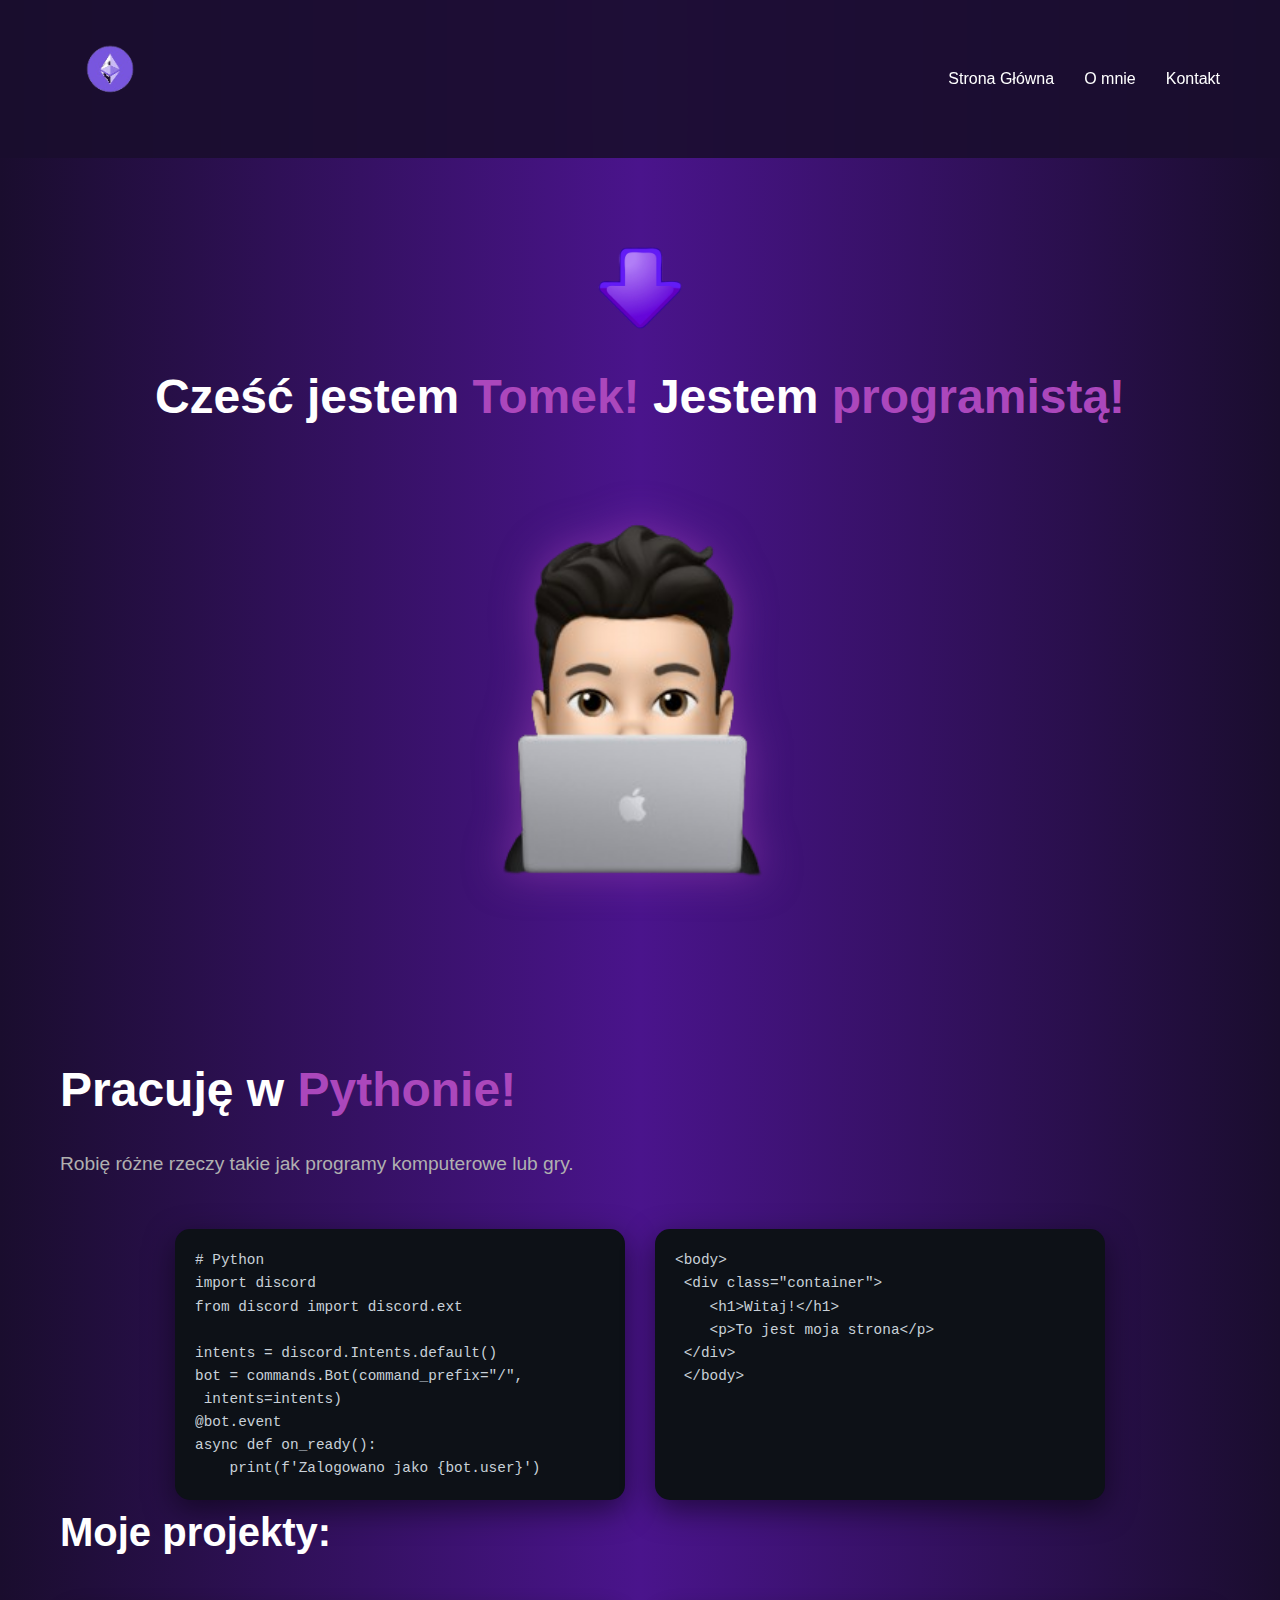
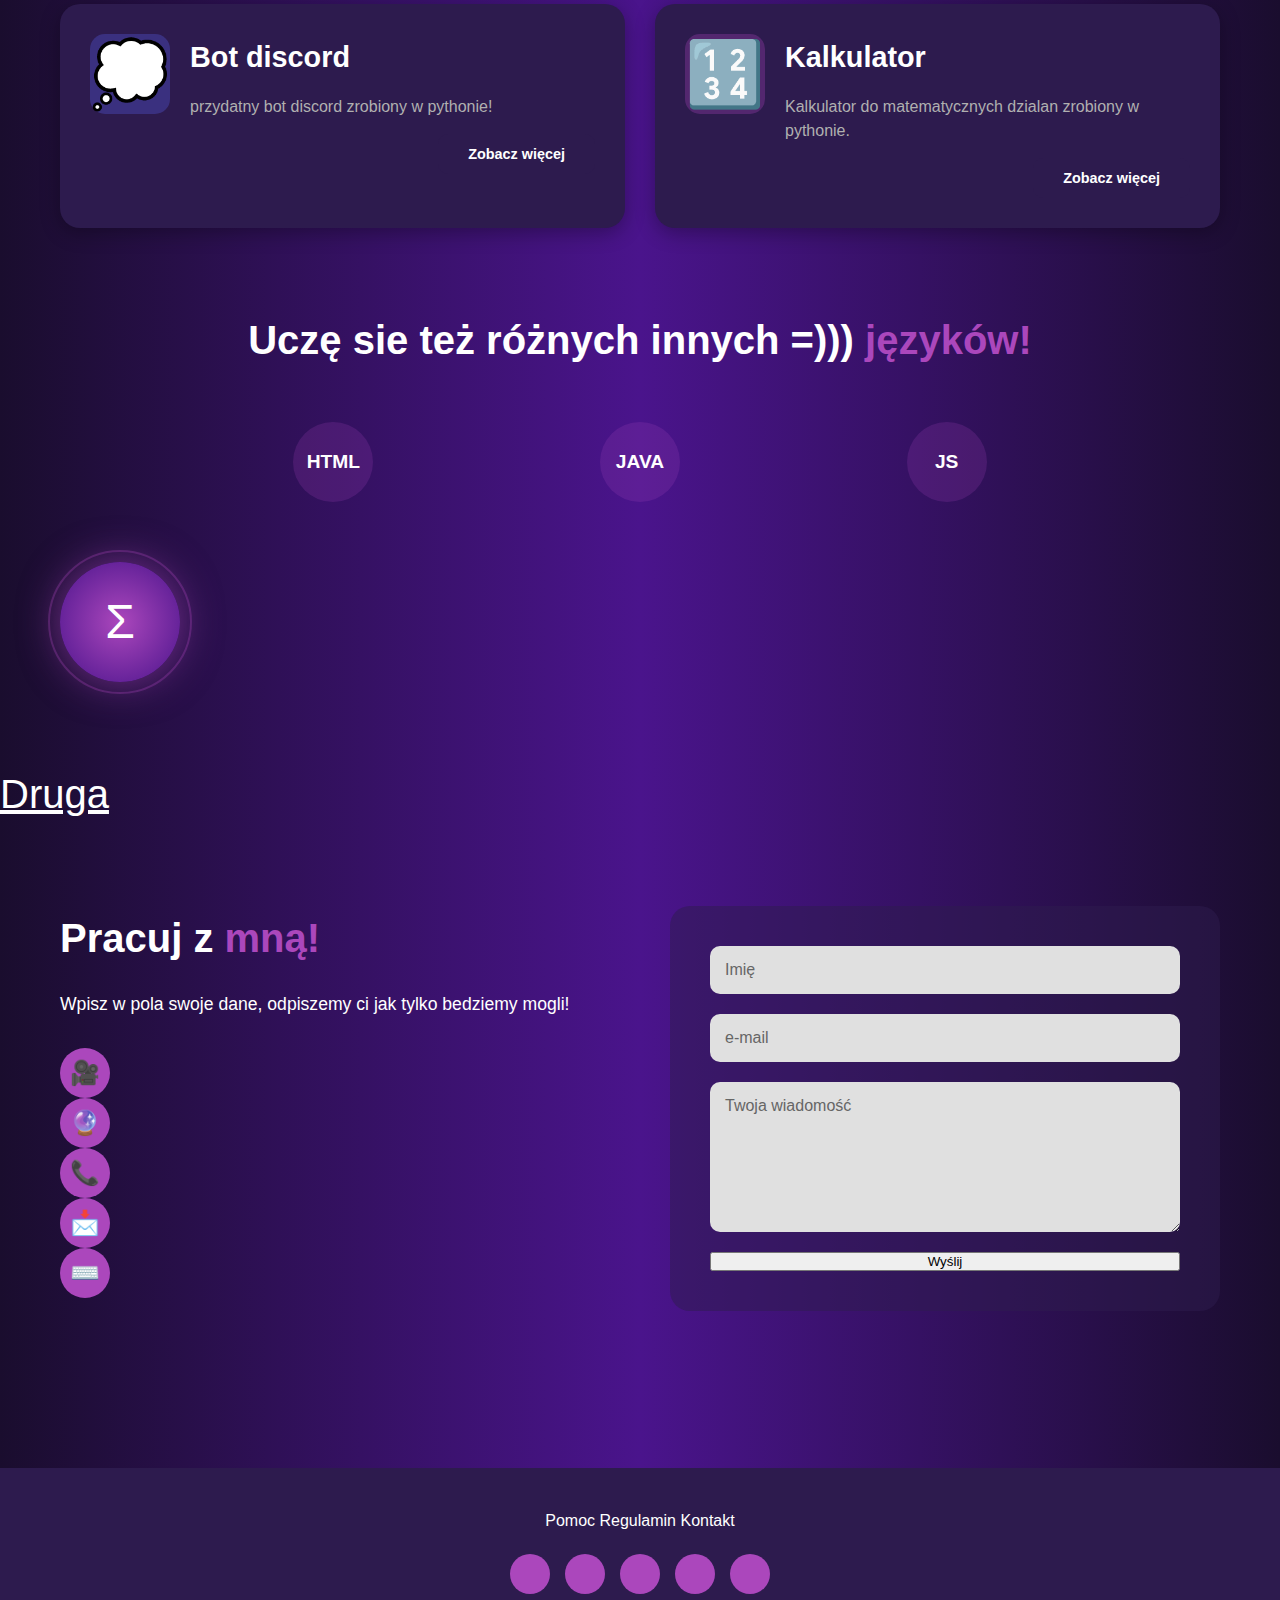
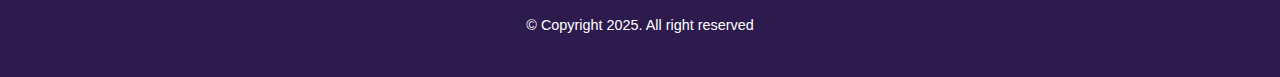
<file: index.html>
<!DOCTYPE html>
<html lang="en">
<head>
    <meta charset="UTF-8">
    <meta name="viewport" content="width=device-width, initial-scale=1.0">
    <link rel="stylesheet" href="style.css">
    <title>Tomek - Portfolio</title>
</head>
<body>
    <header class="header">
        <div class="container">
            <div class="logo"><img src="logo.png" width="100px"></div>
            <nav class="nav">
                <a href="#home" class="nav-link">Strona Główna</a>
                <a hreaf="#about" class="nav-link">O mnie</a>
                <a hreaf="#contact" class="nav-link">Kontakt</a>
            </nav>
        </div>
    </header>

    <section id="home" class="hero">
        <div class="hero-content">
            <div class="hero-text">
                <div class="arrow-down"><img src="arrow.png" width="100"></div>
                <h1 class="hero-title">Cześć jestem <span class="highlight">Tomek!</span> Jestem <span class="highlight">programistą!</span></h1>
            </div>
            <div class="hero-emoji">
                <div class="emoji-wrapper">
                    <span class="emoji"><img src="obrazek.png" width="300px"></span>
                </div>
                </div>
            </div>
        </div>
    </section>

    <section>
        <div class="container">
            <h2 class="section-title">Pracuję w <span class="highlight">Pythonie!</span></h2>
            <p class="section-description">Robię różne rzeczy takie jak programy komputerowe lub gry.</p>
            
            <div class="code-examples">
                <div class="code-snippet">
                    <pre><code># Python
import discord
from discord import discord.ext

intents = discord.Intents.default()
bot = commands.Bot(command_prefix="/",
 intents=intents)
@bot.event
async def on_ready():
    print(f'Zalogowano jako {bot.user}')
</code></pre>
                </div>
                <div class="code-snippet">
                    <pre><code>&lt;body&gt;
 &lt;div class="container"&gt;
    &lt;h1&gt;Witaj!&lt;/h1&gt;
    &lt;p&gt;To jest moja strona&lt;/p&gt;
 &lt;/div&gt;
 &lt;/body&gt;</code></pre>
                </div>
            </div>
        </div>
    </section>
    <section id="about" class="projects=section">
        <div class="container">
            <h2 class="section-title-left">Moje projekty:</h2>
            <div class="projects-grid">
                <div class="project-card">
                    <div class="project-icon discord-icon">💭</div>
                    <div class="project-content">
                        <h3 class="project-title">Bot discord</h3>
                        <p class="project-description">przydatny bot discord zrobiony w pythonie!</p>
                        <button class="learn-more-btn">Zobacz więcej</button>
                    </div>
                </div>
                <div class="project-card">
                    <div class="project-icon calcurator-icon">🔢</div>
                    <div class="project-content">
                        <h3 class="project-title">Kalkulator</h3>
                        <p class="project-description">Kalkulator do matematycznych dzialan zrobiony w pythonie.</p>
                        <button class="learn-more-btn">Zobacz więcej</button>
            </div>
        </div>
    </section>

    <section class="languages-section">
        <div class="container">
            <h2 class="section-title-center">
                Uczę sie też różnych innych =))) <span class="highlight-purple">języków!</span>
            </h2>
            <div class="languages-grid">
                <div class="languages-icon">HTML</div>
                <div class="languages-icon">JAVA</div>
                <div class="languages-icon">JS</div>
            </div>
            <div class="Central-symbol">
                <div class="symbol-circle">Σ</div>
            </div>
        </div>
    </section>
    <a class="druga" href="druga.html">Druga</a>

    <section class="contact-section">
        <div class="container">
            <div class="contact-wrapper">
                <div class="contact-info">
                    <h2 class="contact-title">Pracuj z <span class="highlight">mną!</span></h2>
                    <p class="contact-description">Wpisz w pola swoje dane, odpiszemy ci jak tylko bedziemy mogli!</p>
                    <div class="social-icons">
                        <a href="#" class="social-icon">🎥</a>
                        <a href="#" class="social-icon">🔮</a>
                        <a href="#" class="social-icon">📞</a>
                        <a href="#" class="social-icon">📩</a>
                        <a href="#" class="social-icon">⌨️</a>
                    </div>
                </div>
                <div class="contact-form-wrapper">
                    <form class="contact-form">
                        <input type="text" placeholder="Imię" class="form-input" required>
                        <input type="email" placeholder="e-mail" class="form-input" required>
                        <textarea placeholder="Twoja wiadomość" class="form-textarea" rows="5" required></textarea>
                        <button type="submit" class="submit-btn">Wyślij</button>
                    </form>
                </div>
            </div>
        </div>
    </section>

    <footer class="footer">
        <div class="container">
            <div class="footer-content">
                <div class="footer-center">
                    <div class="footer-links">
                        <a href="#" class="footer-link">Pomoc</a>
                        <a href="#" class="footer-link">Regulamin</a>
                        <a href="#" class="footer-link">Kontakt</a>
                    </div>
                    <div class="footer-icons">
                        <span class="footer-icon"></span>
                        <span class="footer-icon"></span>
                        <span class="footer-icon"></span>
                        <span class="footer-icon"></span>
                        <span class="footer-icon"></span>
                    </div>
                    <div class="copyright">© Copyright 2025. All right reserved</div>
                </div>
            </div>
        </div>
    </footer>
</body>
</html>
</file>
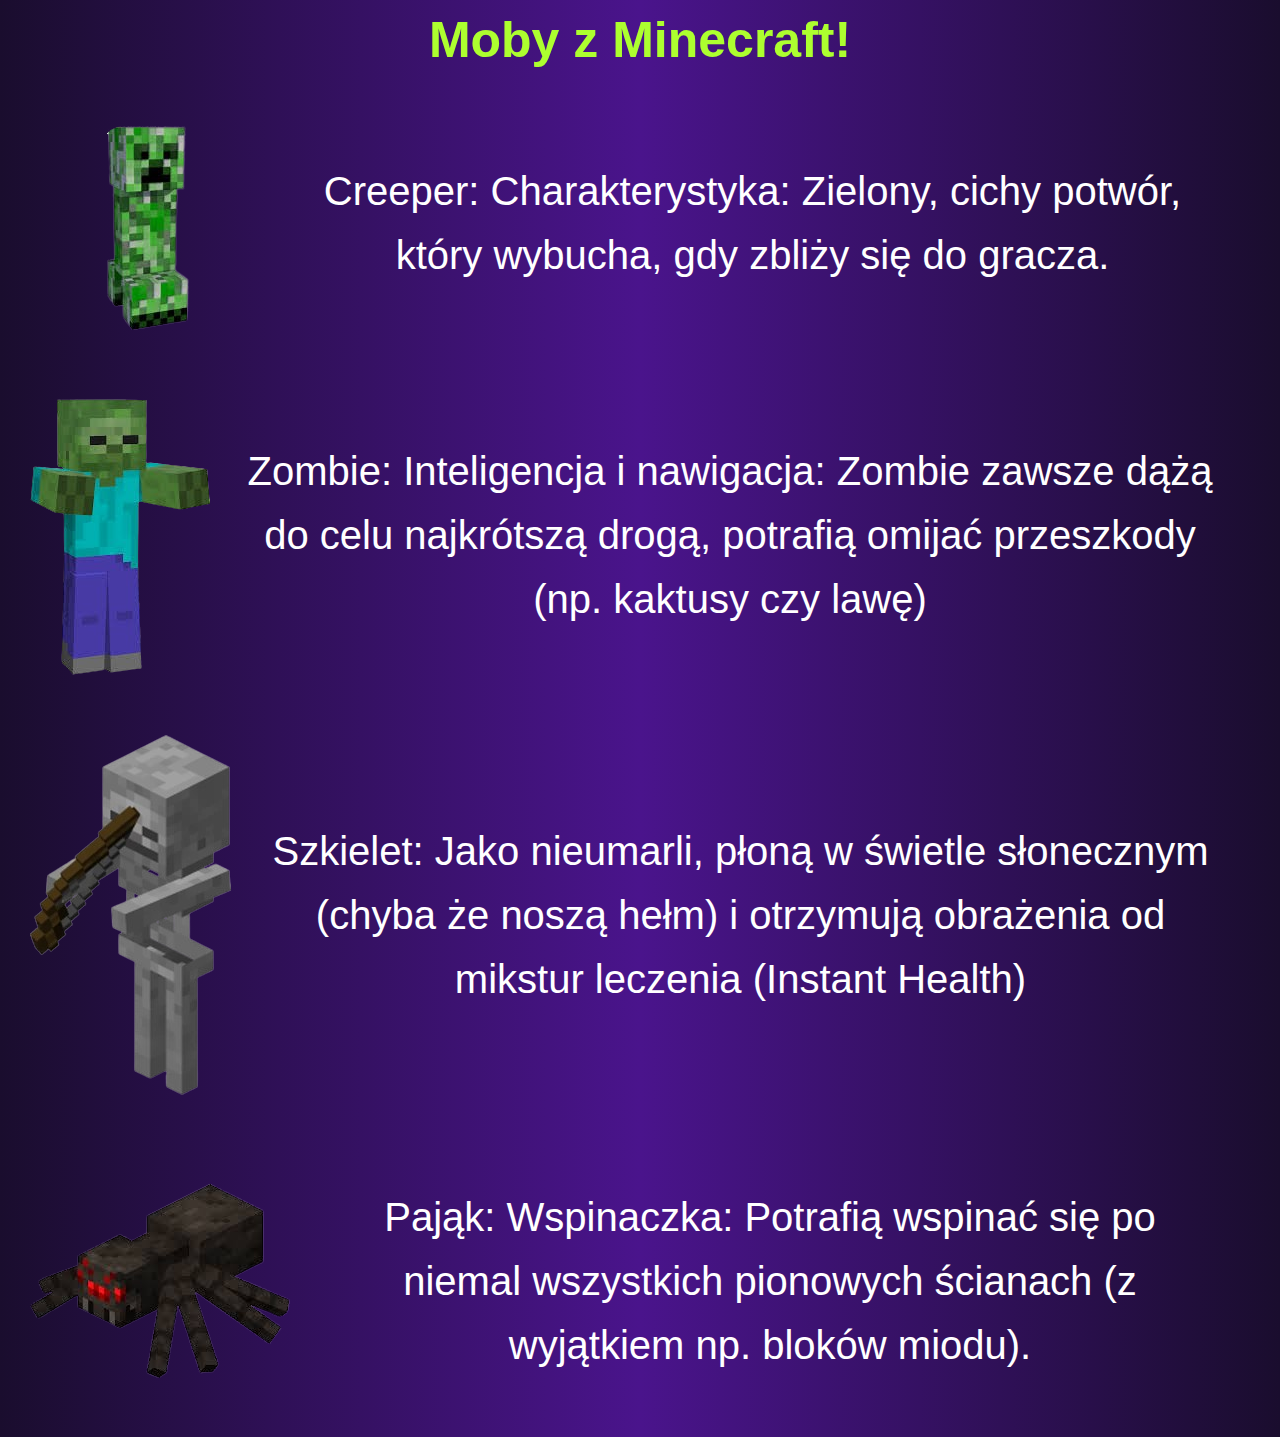
<file: druga.html>
<!DOCTYPE html>
<html lang="en">
<head>
    <meta charset="UTF-8">
    <meta name="viewport" content="width=device-width, initial-scale=1.0">
    <link rel="stylesheet" href="style.css">
    <title>Document</title>
</head>
<body>
    <h1 class="naglowek">Moby z Minecraft!</h1>
    <div class="zdjecie">
    <img src="creeper.png" alt="creeper">
    <p class="tekst">Creeper: Charakterystyka: Zielony, cichy potwór, który wybucha, gdy zbliży się do gracza.</p>
    </div>

    <div class="zdjecie">
        <img src="zombie.png" alt="zombie">
        <p class="tekst">Zombie: Inteligencja i nawigacja: Zombie zawsze dążą do celu najkrótszą drogą, potrafią omijać przeszkody (np. kaktusy czy lawę)</p>
    </div>
    <div class="zdjecie">
        <img src="szkielet.png" alt="szkielet">
        <p class="tekst">Szkielet: Jako nieumarli, płoną w świetle słonecznym (chyba że noszą hełm) i otrzymują obrażenia od mikstur leczenia (Instant Health)</p>
    </div>
    <div class="zdjecie">
        <img src="pajak.jpg" alt="pająk">
        <p class="tekst">Pająk: Wspinaczka: Potrafią wspinać się po niemal wszystkich pionowych ścianach (z wyjątkiem np. bloków miodu).</p>      
    </div>
</body>
</html>
</file>
<file: style.css>
* {
    margin: 0;
    padding: 0;
    box-sizing: border-box;
}

:root{
    --dark-bg: #1a0d2e;
    --dark-purple: #2d1b4e;
    --purple-gradient-start: #4a148c;
    --purple-gradient-end: #7b1fa2;
    --bright-purple: #ab47bc;
    --light-gray: #e0e0e0;
    --white: #ffffff;
    --text-gra: #b0b0b0;
}

body {
    font-family: 'Segoe UI', 'Segoe UI', Tahoma, Geneva, Verdana, sans-serif;
    background: linear-gradient(to right, var(--dark-bg) 0%, var(--purple-gradient-start) 50%, var(--dark-bg) 100%);
    color: var(--white);
    min-height: 100vh;
    line-height: 1.6;
}


.container {
    max-width: 1200px;
    margin: 0 auto;
    padding: 0 20px;
}

.header {
    padding: 20px 0;
    position: sticky;
    top: 0;
    background: rgba(26, 13, 46, 0.9);
    backdrop-filter: blur(10px);
    z-index: 1000;
}

.header .container {
    display: flex;
    justify-content: space-between;
    align-items: center;
}


.logo {
    font-size: 2.5rem;
    font-weight: bold;
    color: var(--white);
    font-family: 'Arial', sans-serif;
    align-items: left;
    justify-content: left;
}

.nav {
    display: flex;
    gap: 30px;
}

.nav-link {
    color: var(--white);
    text-decoration: none;
    font-size: 1rem;
    transition: color 0.3s;
}

.nav-link:hover {
    color: var(--bright-purple);
}

.hero {
    padding: 80px 0;
    min-height: 70vh;
    display: flex;
    align-items: center;
    justify-content: center;
}

.hero-content {
    display: flex;
    flex-direction: column;
    align-items: center;
    gap: 40px;
}

.hero-text {
    text-align: center;
}

.arrow-down {
    font-size: 1.5rem;
    margin-bottom: 10px;
    font-family: cursive;
}

.hero-title {
    font-size: 3rem;
    font-weight: bold;
    margin-bottom: 30px;
}

.highlight {
    color: var(--bright-purple);
}

.hero-emoji {
    display: flex;
    flex-direction: column;
    align-items: center;
    gap: 30px;
}

.emoji-wrapper {
    position: relative; 
    filter: drop-shadow(0 0 20px rgba(171, 71, 188, 0.5));
}

.emoji {
    font-size: 8rem;
    display: block;
}

.speech-bubble {
    background: transparent;
    border: 3px solid var(--white);
    border-radius: 50px;
    padding: 20px 40px;
    position: relative;
    font-family: cursive;
}

.speech-bubble p {
    font-size: 2rem;
    color: var(--white);
    margin: 0;
}

.speech-bubble::before {
    content: '';
    position: absolute;
    top: -15px;
    left: 50%;
    transform: translateX(-50%);
    width: 0;
    height: 0;
    border-left: 15px solid transparent;
    border-right: 15px solid transparent;
    border-bottom: 15px solid var(--white);
}

/* Python Section*/

.python-section {
    padding: 80px 0;
    text-align: center;
}

.section-title {
    font-size: 3rem;
    margin-bottom: 20px;
    color: var(--white)
}

.section-description {
    font-size: 1.2rem;
    color: var(--text-gra);
    margin-bottom: 50px;
}

.code-examples {
    display: flex;
    gap: 30px;
    justify-content: center;
    flex-wrap: wrap;
}

.code-snippet {
    background: #0d1117;
    border-radius: 15px;
    padding: 20px;
    flex: 1;
    min-width: 300px;
    max-width: 450px; 
    box-shadow: 0 10px 30px rgba(0, 0, 0, 0.5);
}

.code-snippet pre {
    margin: 0;
    overflow-x: auto;
}

.code-snippet code {
    font-family: 'Courier New', monospace;
    font-size: 0.9rem;
    color: #c9d1d9;
    display: block;
}

.code-snippet code .keyword { color: #ff7b72}
.code-snippet code .string { color: #a5d6ff}
.code-snippet code .function { color: #d2a8ff}
.code-snippet code .comment { color: #8b949e}

.projects-section {
    padding: 80px 0;
}

.section-title-left {
    font-size: 2.5rem;
    margin-bottom: 40px;
    text-align: left;
    color: var(--white);
}

.projects-grid {
    display: grid;
    grid-template-columns: repeat(auto-fit, minmax(400px, 1fr));
    gap: 30px
}

.project-card {
    background: var(--dark-purple);
    border-radius: 20px;
    padding: 30px;
    display: flex;
    gap: 20px;
    align-items: flex-start;
    transition: transform 0.3s, box-shadow 0.3s;
    box-shadow: 0 5px 20px rgba(0, 0, 0, 0.3);
}

.project-card:hover {
    transform: translateY(-5px);
    box-shadow: 0 10px 30px rgba(171, 71, 177, 0.3);
}

.project-icon {
    font-size: 4rem;
    min-width: 80px;
    height: 80px;
    display: flex;
    align-items: center;
    justify-content: center;
    background: rgba(171, 71, 188, 0.3);
    border-radius: 15px;
}


.discord-icon {
    background: rgba(88, 101, 242, 0.3);
}

.calculator-icon {
    background: rgba(76, 175, 80, 0.3)
}

.project-content {
    flex: 1;
    display: flex;
    flex-direction: column;
    gap: 15px;
}

.project-title {
    font-size: 1.8rem;
    color: var(--white);
    margin: 0;
}

.project-description {
    color: var(--text-gra);
    font-size: 1rem;
    line-height: 1.5;
}

.learn-more-btn {
    align-self: flex-end;
    background: var(--dark-purple);
    color: var(--white);
    border: none;
    padding: 12px 30px;
    border-radius: 10px;
    font-size: 0.9rem;
    font-weight: bold;
    cursor: pointer;
    transition: background 0.3s;
    margin-top: auto;
}

.learn-more-btn:hover {
    background: var(--bright-purple)
}

.languages-section {
    padding: 80px 0;
    text-align: center;
    position: relative;
}

.section-title-center {
    font-size: 2.5rem;
    margin-bottom: 50px;
    color: var(--white)
}

.highlight-purple {
    color: var(--bright-purple)
}

.languages-grid {
    display: grid;
    grid-template-columns: repeat(auto-fit, minmax(100px, 1fr));
    gap: 20px;
    max-width: 900px;
    margin: 0 auto 60px;
}

.languages-icon {
    background: rgba(171, 71, 188, 0.2);
    border-radius: 50%;
    width: 80px;
    height: 80px;
    display: flex;
    align-items: center;
    justify-content: center;
    font-size: 1.2rem;
    font-weight: bold;
    color: var(--white);
    margin: 0 auto;
    transition: transform 0.3s, background 0.3s;
}

.languages-icon:hover {
    transform: scale(1.1);
    background: rgba(171, 71, 188, 0.4)
}

.central-symbol {
    margin-top: 60px;
    display: flex;
    justify-content: center;
    align-items: center
}

.symbol-circle {
    width: 120px;
    height: 120px;
    border-radius: 50%;
    background: radial-gradient(circle, var(--bright-purple), var(--purple-gradient-start));
    display: flex;
    align-items: center;
    justify-content: center;
    font-size: 3rem;
    color: var(--white);
    box-shadow: 0 0 40px rgba(171, 71, 188, 0.6);
    position: relative;
}

.symbol-circle::before {
    content: '';
    position: absolute;
    width: 140px;
    height: 140px;
    border-radius: 50%;
    border: 2px solid rgba(171, 71, 188, 0.3);
    animation: pulse 2s infinite;
    
}

@keyframes pulse {
    0%, 100% {
        transform: scale(1);
        opacity: 1;
    }
    50% {
        transform: scale(1.2);
        opacity: 0.5;
    }
}

.contact-section {
    padding: 80px 0;
}

.contact-wrapper {
    display: grid;
    grid-template-columns: 1fr 1fr;
    gap: 60px;
    align-items: start;
}

.contact-title {
    font-size: 2.5rem;
    color: var(--white);
    margin-bottom: 20px;
}

.contact-description {
    color: var(--white);
    font-size: 1.1rem;
    margin-bottom: 30px;
    line-height: 1.6;
}

.social-icons {
    color: var(--white);
    font-size: 1.1rem;
    margin-bottom: 30px;
    line-height: 1.6;
}

.social-icon {
    width: 50px;
    height: 50px;
    background: var(--bright-purple);
    border-radius: 50%;
    display: flex;
    align-items: center;
    justify-content: center;
    color: var(--white);
    text-decoration: none;
    font-size: 1.5rem;
    transition: transform 0.3s, box-shadow 0.3s;
}

.social-icon:hover {
    transform: scale(1.1);
    box-shadow: 0 5px 15px rgba(171, 71, 188, 0.5);
}

.contact-form-wrapper {
    background: rgba(45, 27, 78, 0.5);
    padding: 40px;
    border-radius: 20px;
}

.contact-form {
    display: flex;
    flex-direction: column;
    gap: 20px;
}

.form-input,
.form-textarea {
    background: var(--light-gray);
    color: #000;
    border: none;
    padding: 15px;
    border-radius: 10px;
    font-size: 1rem;
    font-family: inherit;
    width: 100%;
}

.form-input::placeholder,
.form-textarea::placeholder {
    color: #666;
}

.form-textarea {
    resize: vertical;
    min-height: 150px;
}

.sumbit-btn {
    background: var(--bright-purple);
    color: var(--white);
    border: none;
    padding: 15px 40px;
    border-radius: 10px;
    font-size: 1rem;
    font-weight: bold;
    cursor: pointer;
    transition: background 0.3s, transform 0.3s;
    align-self: flex-start;
}

.sumbit-btn:hover {
    background: var(--purple-gradient-end);
    transform: translateY(-2px);
}

.footer {
    background: var(--dark-purple);
    padding: 40px 0;
    margin-top: 60px;
}

.footer-content {
    display: flex;
    justify-content: space-between;
    align-items: center;
    flex-wrap: wrap;
    gap: 30px;
}

.footer-left {
    color: var(--white);
    font-size: 1rem;
}

.footer-center {
    flex: 1;
    text-align: center;
    display: flex;
    flex-direction: column;
    gap: 20px;
}

.footer-link {
    color: var(--white);
    text-decoration: none;
    transition: color 0.3s;
}

.footer-link:hover {
    color: var(--bright-purple);
}

.footer-icons {
    display: flex;
    gap: 15px;
    justify-content: center;
}

.footer-icon {
    width: 40px;
    height: 40px;
    background: var(--bright-purple);
    border-radius: 50%;
    display: flex;
    align-items: center;
    justify-content: center;
    font-size: 1.2rem;
}

.copyright {
    color: var(--white);
    font-size: 0.9rem;
}

@media (max-width: 768px) {
    .hero-title {
        font-size: 2rem;
    }

    .emoji {
        font-size: 5rem;
    }

    .speech-bubble p {
        font-size: 1.5rem;
    }

    .section-title {
        font-size: 2rem;
    }

    .projects-grid {
        grid-template-columns: 1fr;
    }

    .contact-wrapper {
        grid-template-columns: 1fr;
    }

    .footer-content {
        flex-direction: column;
        text-align: center;
    }
}

.druga {
    font-size: 40px;
    color: white;
    text-align: center;
}

.naglowek {
    align-items: center;
    text-align: center;
    justify-content: center;
    font-size: 50px;
    color: greenyellow;
}

.zdjecie {
    display: flex;
    justify-content: center;
    padding: 30px;
    align-items: center;
    text-align: center;
}

.tekst {
    padding: 30px;
    font-size: 40px;
    align-items: center;
    text-align: center;
}
</file>
